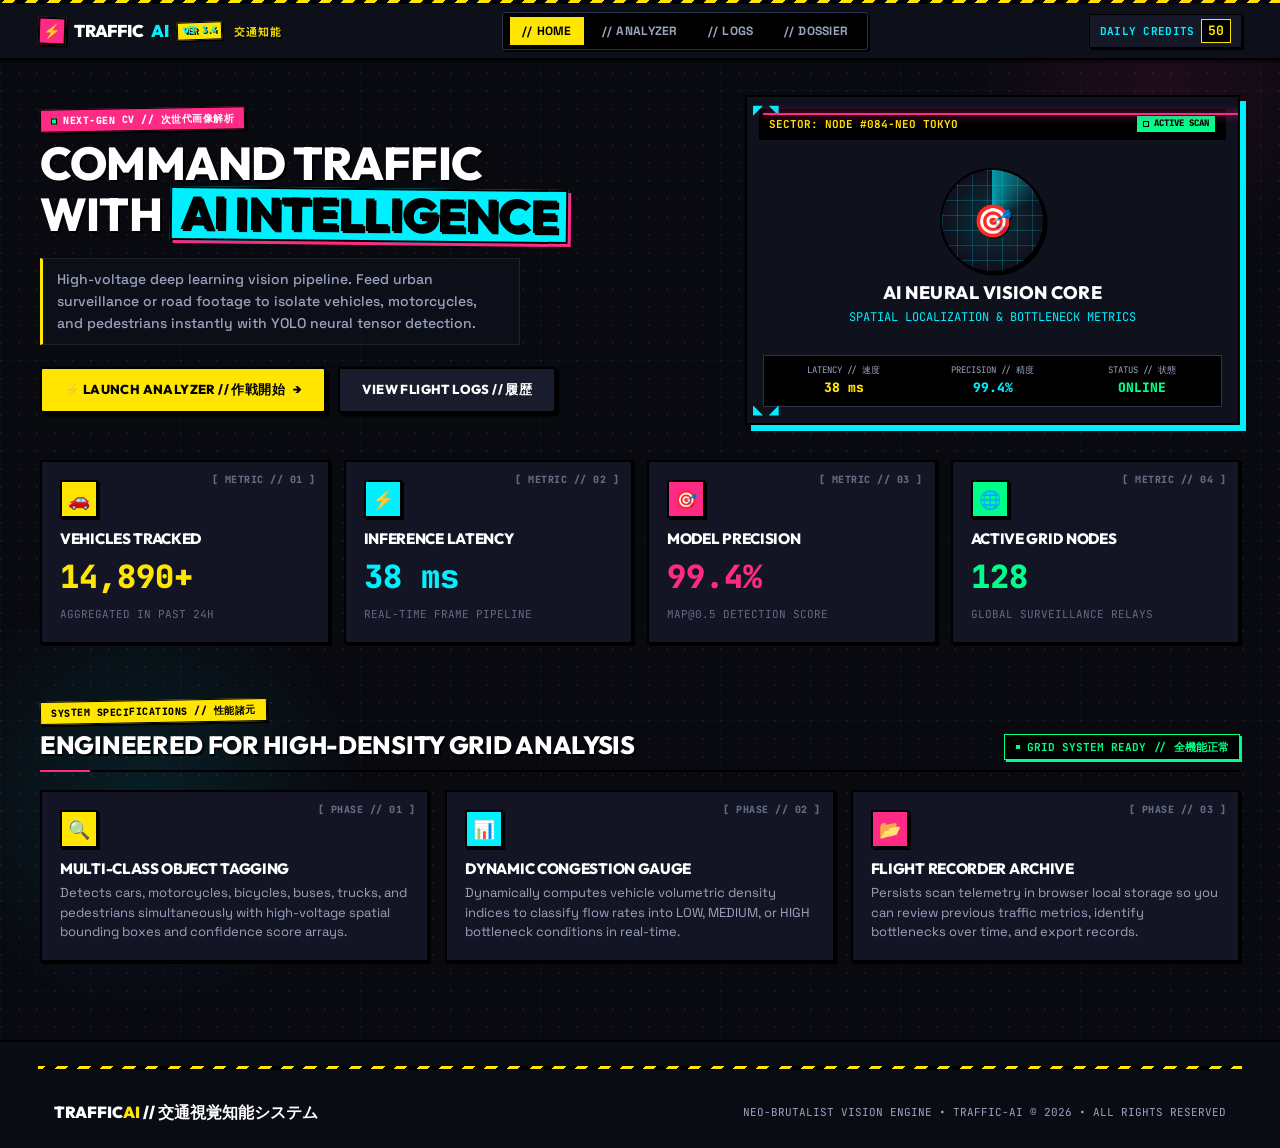
<file: index.html>
<!DOCTYPE html>
<html lang="en">

<head>
    <meta charset="UTF-8">
    <meta name="viewport" content="width=device-width, initial-scale=1.0">
    <title>Traffic AI // 次世代交通監視 - Visual Computer Vision Platform</title>
    <meta name="description" content="Neo-Brutalist AI-powered traffic visual intelligence system detecting vehicles, pedestrians, and congestion levels.">
    <link rel="stylesheet" href="style.css?v=2.1">
</head>

<body>

    <!-- Hazard Alert Strip -->
    <div class="hazard-strip"></div>

    <!-- Header Navbar -->
    <header class="navbar">
        <a href="index.html" class="logo">
            <div class="logo-icon">⚡</div>
            Traffic<span>AI</span>
            <span class="logo-badge">VER 3.4</span>
            <span class="kanji-sub" style="font-size: 11px; color: var(--anime-yellow);">交通知能</span>
        </a>

        <button class="menu-toggle" aria-label="Toggle Navigation">☰</button>

        <nav>
            <a href="index.html" class="active"><span>//</span> Home</a>
            <a href="analysis.html"><span>//</span> Analyzer</a>
            <a href="history.html"><span>//</span> Logs</a>
            <a href="about.html"><span>//</span> Dossier</a>
        </nav>

        <div class="nav-actions">
            <div class="credits">
                <span>DAILY CREDITS</span>
                <strong id="creditCount">50</strong>
            </div>
        </div>
    </header>


    <main>

        <!-- Hero Section -->
        <section class="hero">
            <div>
                <div class="tag">
                    <span class="live-dot"></span>
                    NEXT-GEN CV // 次世代画像解析
                </div>

                <h1>
                    COMMAND TRAFFIC<br>
                    WITH <span>AI INTELLIGENCE</span>
                </h1>

                <p class="hero-text">
                    High-voltage deep learning vision pipeline. Feed urban surveillance or road footage to isolate vehicles, motorcycles, and pedestrians instantly with YOLO neural tensor detection.
                </p>

                <div class="hero-actions">
                    <a href="analysis.html" class="primary-btn">
                        <span>⚡ LAUNCH ANALYZER // 作戦開始</span> →
                    </a>
                    <a href="history.html" class="secondary-btn">
                        <span>VIEW FLIGHT LOGS // 履歴</span>
                    </a>
                </div>
            </div>

            <!-- Anime Mecha Cockpit Card -->
            <div class="hero-card">
                <div class="scan-line"></div>

                <div class="hero-card-header">
                    <span>SECTOR: NODE #084-NEO TOKYO</span>
                    <span class="live-badge"><span class="live-dot"></span> ACTIVE SCAN</span>
                </div>

                <div class="hero-card-body">
                    <div class="radar-wrapper">
                        <div class="radar-sweep"></div>
                        <div class="radar-icon">🎯</div>
                    </div>
                    <h3 style="font-size: 18px; letter-spacing: 0.5px;">AI NEURAL VISION CORE</h3>
                    <p style="color: var(--anime-cyan); font-family: var(--font-mono); font-size: 12px; margin-top: 4px;">SPATIAL LOCALIZATION & BOTTLENECK METRICS</p>
                </div>

                <div class="hero-stats-row">
                    <div class="hero-mini-stat">
                        <span>LATENCY // 速度</span>
                        <strong>38 ms</strong>
                    </div>
                    <div class="hero-mini-stat">
                        <span>PRECISION // 精度</span>
                        <strong style="color: var(--anime-cyan);">99.4%</strong>
                    </div>
                    <div class="hero-mini-stat">
                        <span>STATUS // 状態</span>
                        <strong style="color: var(--anime-green);">ONLINE</strong>
                    </div>
                </div>
            </div>
        </section>


        <!-- Metrics Grid -->
        <section class="section-padding" style="padding-top: 10px;">
            <div class="grid-4">
                <div class="feature-card" data-step="[ METRIC // 01 ]">
                    <div class="feature-icon">🚗</div>
                    <h3>Vehicles Tracked</h3>
                    <p style="font-size: 32px; font-weight: 900; font-family: var(--font-mono); color: var(--anime-yellow); margin: 6px 0 2px;">14,890+</p>
                    <span style="font-family: var(--font-mono); font-size: 11px; color: var(--text-dim); text-transform: uppercase;">Aggregated in past 24h</span>
                </div>

                <div class="feature-card" data-step="[ METRIC // 02 ]">
                    <div class="feature-icon" style="background: var(--anime-cyan);">⚡</div>
                    <h3>Inference Latency</h3>
                    <p style="font-size: 32px; font-weight: 900; font-family: var(--font-mono); color: var(--anime-cyan); margin: 6px 0 2px;">38 ms</p>
                    <span style="font-family: var(--font-mono); font-size: 11px; color: var(--text-dim); text-transform: uppercase;">Real-time frame pipeline</span>
                </div>

                <div class="feature-card" data-step="[ METRIC // 03 ]">
                    <div class="feature-icon" style="background: var(--anime-pink); color: #fff;">🎯</div>
                    <h3>Model Precision</h3>
                    <p style="font-size: 32px; font-weight: 900; font-family: var(--font-mono); color: var(--anime-pink); margin: 6px 0 2px;">99.4%</p>
                    <span style="font-family: var(--font-mono); font-size: 11px; color: var(--text-dim); text-transform: uppercase;">mAP@0.5 Detection Score</span>
                </div>

                <div class="feature-card" data-step="[ METRIC // 04 ]">
                    <div class="feature-icon" style="background: var(--anime-green);">🌐</div>
                    <h3>Active Grid Nodes</h3>
                    <p style="font-size: 32px; font-weight: 900; font-family: var(--font-mono); color: var(--anime-green); margin: 6px 0 2px;">128</p>
                    <span style="font-family: var(--font-mono); font-size: 11px; color: var(--text-dim); text-transform: uppercase;">Global surveillance relays</span>
                </div>
            </div>
        </section>


        <!-- Core Capabilities Section -->
        <section class="section-padding">
            <div class="section-heading">
                <div>
                    <div class="tag yellow">SYSTEM SPECIFICATIONS // 性能諸元</div>
                    <h2>Engineered for High-Density Grid Analysis</h2>
                </div>
                <div class="status-badge">
                    <span class="status-dot"></span> GRID SYSTEM READY // 全機能正常
                </div>
            </div>

            <div class="grid-3">
                <div class="feature-card" data-step="[ PHASE // 01 ]">
                    <div class="feature-icon">🔍</div>
                    <h3>Multi-Class Object Tagging</h3>
                    <p>Detects cars, motorcycles, bicycles, buses, trucks, and pedestrians simultaneously with high-voltage spatial bounding boxes and confidence score arrays.</p>
                </div>

                <div class="feature-card" data-step="[ PHASE // 02 ]">
                    <div class="feature-icon" style="background: var(--anime-cyan);">📊</div>
                    <h3>Dynamic Congestion Gauge</h3>
                    <p>Dynamically computes vehicle volumetric density indices to classify flow rates into LOW, MEDIUM, or HIGH bottleneck conditions in real-time.</p>
                </div>

                <div class="feature-card" data-step="[ PHASE // 03 ]">
                    <div class="feature-icon" style="background: var(--anime-pink); color: #fff;">📂</div>
                    <h3>Flight Recorder Archive</h3>
                    <p>Persists scan telemetry in browser local storage so you can review previous traffic metrics, identify bottlenecks over time, and export records.</p>
                </div>
            </div>
        </section>

    </main>


    <!-- Footer -->
    <footer>
        <div class="hazard-strip" style="margin-bottom: 30px;"></div>
        <div class="footer-content">
            <div class="footer-brand">
                Traffic<span>AI</span> // 交通視覚知能システム
            </div>
            <div class="footer-text">
                NEO-BRUTALIST VISION ENGINE • TRAFFIC-AI © 2026 • ALL RIGHTS RESERVED
            </div>
        </div>
    </footer>

    <script src="common.js?v=2.1"></script>

</body>

</html>
</file>
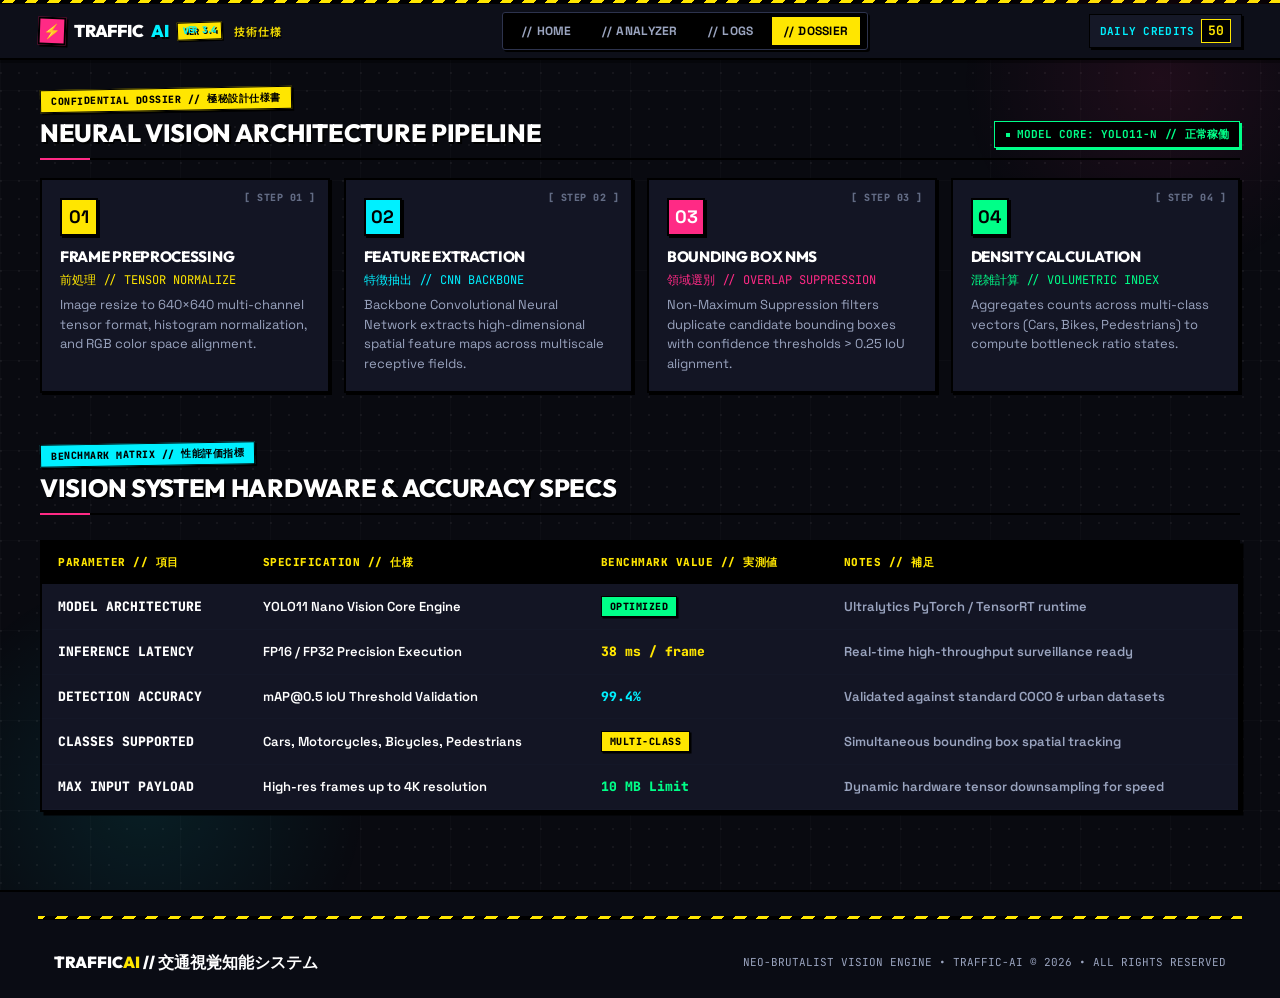
<file: about.html>
<!DOCTYPE html>
<html lang="en">

<head>
    <meta charset="UTF-8">
    <meta name="viewport" content="width=device-width, initial-scale=1.0">
    <title>Traffic AI // 機密技術仕様 - Neural Vision Architecture & Specifications</title>
    <meta name="description" content="Technical details and specifications of Traffic AI deep learning computer vision model.">
    <link rel="stylesheet" href="style.css?v=2.1">
</head>

<body>

    <!-- Hazard Alert Strip -->
    <div class="hazard-strip"></div>

    <!-- Header Navbar -->
    <header class="navbar">
        <a href="index.html" class="logo">
            <div class="logo-icon">⚡</div>
            Traffic<span>AI</span>
            <span class="logo-badge">VER 3.4</span>
            <span class="kanji-sub" style="font-size: 11px; color: var(--anime-yellow);">技術仕様</span>
        </a>

        <button class="menu-toggle" aria-label="Toggle Navigation">☰</button>

        <nav>
            <a href="index.html"><span>//</span> Home</a>
            <a href="analysis.html"><span>//</span> Analyzer</a>
            <a href="history.html"><span>//</span> Logs</a>
            <a href="about.html" class="active"><span>//</span> Dossier</a>
        </nav>

        <div class="nav-actions">
            <div class="credits">
                <span>DAILY CREDITS</span>
                <strong id="creditCount">50</strong>
            </div>
        </div>
    </header>


    <main>

        <section class="section-padding">
            <div class="section-heading">
                <div>
                    <div class="tag yellow">CONFIDENTIAL DOSSIER // 極秘設計仕様書</div>
                    <h2>Neural Vision Architecture Pipeline</h2>
                </div>

                <div class="status-badge">
                    <span class="status-dot"></span> MODEL CORE: YOLO11-N // 正常稼働
                </div>
            </div>


            <!-- Architecture Pipeline Grid -->
            <div class="grid-4" style="margin-bottom: 45px;">
                <div class="feature-card" data-step="[ STEP 01 ]">
                    <div class="feature-icon">01</div>
                    <h3>Frame Preprocessing</h3>
                    <p style="font-family: var(--font-mono); font-size: 12px; color: var(--anime-yellow); margin-bottom: 6px;">前処理 // TENSOR NORMALIZE</p>
                    <p>Image resize to 640×640 multi-channel tensor format, histogram normalization, and RGB color space alignment.</p>
                </div>

                <div class="feature-card" data-step="[ STEP 02 ]">
                    <div class="feature-icon" style="background: var(--anime-cyan);">02</div>
                    <h3>Feature Extraction</h3>
                    <p style="font-family: var(--font-mono); font-size: 12px; color: var(--anime-cyan); margin-bottom: 6px;">特徴抽出 // CNN BACKBONE</p>
                    <p>Backbone Convolutional Neural Network extracts high-dimensional spatial feature maps across multiscale receptive fields.</p>
                </div>

                <div class="feature-card" data-step="[ STEP 03 ]">
                    <div class="feature-icon" style="background: var(--anime-pink); color: #fff;">03</div>
                    <h3>Bounding Box NMS</h3>
                    <p style="font-family: var(--font-mono); font-size: 12px; color: var(--anime-pink); margin-bottom: 6px;">領域選別 // OVERLAP SUPPRESSION</p>
                    <p>Non-Maximum Suppression filters duplicate candidate bounding boxes with confidence thresholds > 0.25 IoU alignment.</p>
                </div>

                <div class="feature-card" data-step="[ STEP 04 ]">
                    <div class="feature-icon" style="background: var(--anime-green);">04</div>
                    <h3>Density Calculation</h3>
                    <p style="font-family: var(--font-mono); font-size: 12px; color: var(--anime-green); margin-bottom: 6px;">混雑計算 // VOLUMETRIC INDEX</p>
                    <p>Aggregates counts across multi-class vectors (Cars, Bikes, Pedestrians) to compute bottleneck ratio states.</p>
                </div>
            </div>


            <!-- Technical Benchmark Table -->
            <div class="section-heading" style="margin-top: 50px; margin-bottom: 25px;">
                <div>
                    <div class="tag cyan">BENCHMARK MATRIX // 性能評価指標</div>
                    <h2>Vision System Hardware & Accuracy Specs</h2>
                </div>
            </div>

            <div class="history-table-wrapper">
                <table class="custom-table">
                    <thead>
                        <tr>
                            <th>PARAMETER // 項目</th>
                            <th>SPECIFICATION // 仕様</th>
                            <th>BENCHMARK VALUE // 実測値</th>
                            <th>NOTES // 補足</th>
                        </tr>
                    </thead>
                    <tbody>
                        <tr>
                            <td style="font-family: var(--font-mono); font-weight: 800; color: #fff;">MODEL ARCHITECTURE</td>
                            <td>YOLO11 Nano Vision Core Engine</td>
                            <td><span class="pill-level pill-low">OPTIMIZED</span></td>
                            <td style="color: var(--text-muted);">Ultralytics PyTorch / TensorRT runtime</td>
                        </tr>
                        <tr>
                            <td style="font-family: var(--font-mono); font-weight: 800; color: #fff;">INFERENCE LATENCY</td>
                            <td>FP16 / FP32 Precision Execution</td>
                            <td style="color: var(--anime-yellow); font-family: var(--font-mono); font-weight: 800;">38 ms / frame</td>
                            <td style="color: var(--text-muted);">Real-time high-throughput surveillance ready</td>
                        </tr>
                        <tr>
                            <td style="font-family: var(--font-mono); font-weight: 800; color: #fff;">DETECTION ACCURACY</td>
                            <td>mAP@0.5 IoU Threshold Validation</td>
                            <td style="color: var(--anime-cyan); font-family: var(--font-mono); font-weight: 800;">99.4%</td>
                            <td style="color: var(--text-muted);">Validated against standard COCO & urban datasets</td>
                        </tr>
                        <tr>
                            <td style="font-family: var(--font-mono); font-weight: 800; color: #fff;">CLASSES SUPPORTED</td>
                            <td>Cars, Motorcycles, Bicycles, Pedestrians</td>
                            <td><span class="pill-level pill-medium">MULTI-CLASS</span></td>
                            <td style="color: var(--text-muted);">Simultaneous bounding box spatial tracking</td>
                        </tr>
                        <tr>
                            <td style="font-family: var(--font-mono); font-weight: 800; color: #fff;">MAX INPUT PAYLOAD</td>
                            <td>High-res frames up to 4K resolution</td>
                            <td style="color: var(--anime-green); font-family: var(--font-mono); font-weight: 800;">10 MB Limit</td>
                            <td style="color: var(--text-muted);">Dynamic hardware tensor downsampling for speed</td>
                        </tr>
                    </tbody>
                </table>
            </div>

        </section>

    </main>


    <!-- Footer -->
    <footer>
        <div class="hazard-strip" style="margin-bottom: 30px;"></div>
        <div class="footer-content">
            <div class="footer-brand">
                Traffic<span>AI</span> // 交通視覚知能システム
            </div>
            <div class="footer-text">
                NEO-BRUTALIST VISION ENGINE • TRAFFIC-AI © 2026 • ALL RIGHTS RESERVED
            </div>
        </div>
    </footer>

    <script src="common.js?v=2.1"></script>

</body>

</html>
</file>
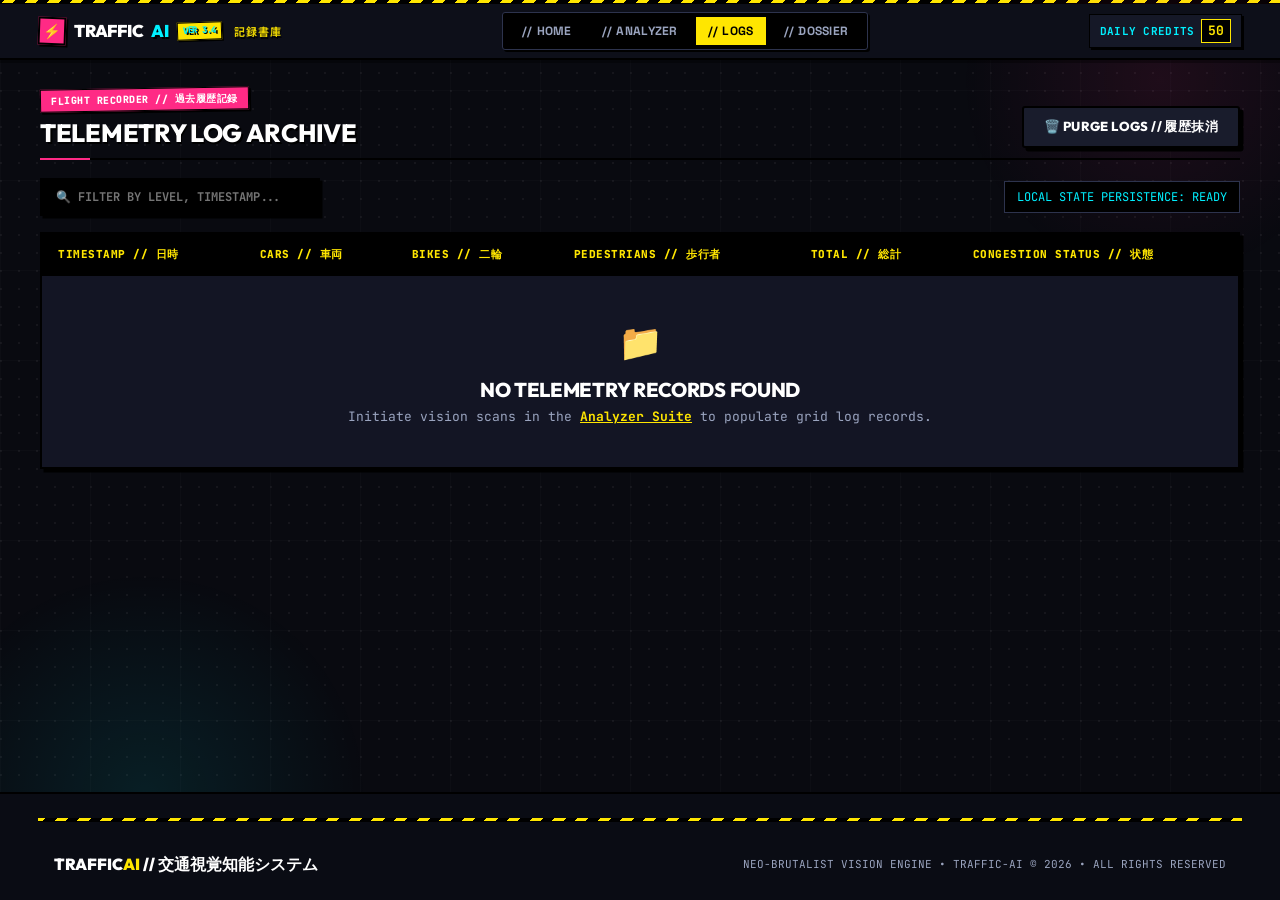
<file: history.html>
<!DOCTYPE html>
<html lang="en">

<head>
    <meta charset="UTF-8">
    <meta name="viewport" content="width=device-width, initial-scale=1.0">
    <title>Traffic AI // 記録書庫 - Analysis History Archive</title>
    <meta name="description" content="View past traffic visual analysis logs and vehicle counting history records.">
    <link rel="stylesheet" href="style.css?v=2.1">
</head>

<body>

    <!-- Hazard Alert Strip -->
    <div class="hazard-strip"></div>

    <!-- Header Navbar -->
    <header class="navbar">
        <a href="index.html" class="logo">
            <div class="logo-icon">⚡</div>
            Traffic<span>AI</span>
            <span class="logo-badge">VER 3.4</span>
            <span class="kanji-sub" style="font-size: 11px; color: var(--anime-yellow);">記録書庫</span>
        </a>

        <button class="menu-toggle" aria-label="Toggle Navigation">☰</button>

        <nav>
            <a href="index.html"><span>//</span> Home</a>
            <a href="analysis.html"><span>//</span> Analyzer</a>
            <a href="history.html" class="active"><span>//</span> Logs</a>
            <a href="about.html"><span>//</span> Dossier</a>
        </nav>

        <div class="nav-actions">
            <div class="credits">
                <span>DAILY CREDITS</span>
                <strong id="creditCount">50</strong>
            </div>
        </div>
    </header>


    <main>

        <section class="section-padding">
            <div class="section-heading">
                <div>
                    <div class="tag">FLIGHT RECORDER // 過去履歴記録</div>
                    <h2>Telemetry Log Archive</h2>
                </div>

                <button id="clearHistoryBtn" class="secondary-btn" style="padding: 10px 20px; font-size: 13px;">
                    🗑️ PURGE LOGS // 履歴抹消
                </button>
            </div>

            <!-- Toolbar & Filter Search -->
            <div class="table-toolbar">
                <input type="text" id="historySearch" class="search-input" placeholder="🔍 FILTER BY LEVEL, TIMESTAMP...">
                <div style="font-family: var(--font-mono); font-size: 12px; color: var(--anime-cyan); background: #000; padding: 6px 12px; border: 1.5px solid #2d334d;">
                    LOCAL STATE PERSISTENCE: READY
                </div>
            </div>

            <!-- Table Wrapper -->
            <div class="history-table-wrapper">
                <table class="custom-table">
                    <thead>
                        <tr>
                            <th>TIMESTAMP // 日時</th>
                            <th>CARS // 車両</th>
                            <th>BIKES // 二輪</th>
                            <th>PEDESTRIANS // 歩行者</th>
                            <th>TOTAL // 総計</th>
                            <th>CONGESTION STATUS // 状態</th>
                        </tr>
                    </thead>
                    <tbody id="historyTableBody">
                        <!-- Rendered dynamically -->
                    </tbody>
                </table>

                <div id="emptyHistoryState" class="empty-state" style="display: none;">
                    <div class="empty-icon">📁</div>
                    <h3 style="font-family: var(--font-heading); font-size: 20px;">NO TELEMETRY RECORDS FOUND</h3>
                    <p style="font-family: var(--font-mono); font-size: 13px; margin-top: 6px;">Initiate vision scans in the <a href="analysis.html" style="color: var(--anime-yellow); font-weight: 700; text-decoration: underline;">Analyzer Suite</a> to populate grid log records.</p>
                </div>
            </div>
        </section>

    </main>


    <!-- Footer -->
    <footer>
        <div class="hazard-strip" style="margin-bottom: 30px;"></div>
        <div class="footer-content">
            <div class="footer-brand">
                Traffic<span>AI</span> // 交通視覚知能システム
            </div>
            <div class="footer-text">
                NEO-BRUTALIST VISION ENGINE • TRAFFIC-AI © 2026 • ALL RIGHTS RESERVED
            </div>
        </div>
    </footer>

    <script src="common.js?v=2.1"></script>
    <script>
        document.addEventListener("DOMContentLoaded", () => {
            const tableBody = document.getElementById("historyTableBody");
            const emptyState = document.getElementById("emptyHistoryState");
            const searchInput = document.getElementById("historySearch");
            const clearBtn = document.getElementById("clearHistoryBtn");

            function renderHistory(filterText = "") {
                const history = getStoredHistory();
                tableBody.innerHTML = "";

                const filtered = history.filter(item => {
                    const str = `${item.time} ${item.date || ''} ${item.level} ${item.total}`.toLowerCase();
                    return str.includes(filterText.toLowerCase());
                });

                if (filtered.length === 0) {
                    emptyState.style.display = "block";
                    return;
                }

                emptyState.style.display = "none";

                filtered.forEach(item => {
                    const tr = document.createElement("tr");
                    let pillClass = "pill-low";
                    let levelLabel = "LOW // 軽度";
                    if (item.level === "MEDIUM") {
                        pillClass = "pill-medium";
                        levelLabel = "MED // 注意";
                    }
                    if (item.level === "HIGH") {
                        pillClass = "pill-high";
                        levelLabel = "HIGH // 警戒";
                    }

                    tr.innerHTML = `
                        <td style="font-family: var(--font-mono); font-weight: 700; color: #fff;">${item.time} <small style="color: var(--text-dim); margin-left: 4px;">(${item.date || 'Today'})</small></td>
                        <td style="color: var(--anime-cyan);">🚗 ${item.cars}</td>
                        <td style="color: var(--anime-cyan);">🏍️ ${item.bikes}</td>
                        <td style="color: var(--anime-yellow);">🧍 ${item.people}</td>
                        <td style="font-family: var(--font-mono); font-weight: 900; font-size: 16px; color: #fff;">${item.total}</td>
                        <td><span class="pill-level ${pillClass}">${levelLabel}</span></td>
                    `;
                    tableBody.appendChild(tr);
                });
            }

            if (searchInput) {
                searchInput.addEventListener("input", (e) => renderHistory(e.target.value));
            }

            if (clearBtn) {
                clearBtn.addEventListener("click", () => {
                    if (confirm("PURGE ALL TELEMETRY LOGS // 過去の記録を全て抹消しますか？")) {
                        clearStoredHistory();
                        renderHistory();
                        showToast("TELEMETRY ARCHIVE CLEARED // 履歴を抹消しました", "info");
                    }
                });
            }

            renderHistory();
        });
    </script>

</body>

</html>
</file>
<file: style.css>
@import url('https://fonts.googleapis.com/css2?family=JetBrains+Mono:wght@400;500;700;800&family=Noto+Sans+JP:wght@400;600;700;900&family=Outfit:wght@600;700;800;900&family=Space+Grotesk:wght@500;600;700&display=swap');

/* ==========================================================================
   TRAFFIC-AI // COMPACT NEO-BRUTALISM × CYBER-ANIME DESIGN SYSTEM
   ========================================================================== */

:root {
    /* Base Ink & Canvas */
    --bg: #090a10;
    --bg-secondary: #10121d;
    --card: #131524;
    --card-hover: #181b2e;
    --ink: #000000;
    --text: #ffffff;
    --text-muted: #9aa4bf;
    --text-dim: #626b84;

    /* High-Voltage Anime Palette */
    --anime-yellow: #ffe600;
    --anime-pink: #ff2a85;
    --anime-cyan: #00f0ff;
    --anime-purple: #a855f7;
    --anime-green: #00ff88;
    --anime-orange: #ff6b00;

    /* Semantic mappings */
    --accent: var(--anime-yellow);
    --accent-secondary: var(--anime-cyan);
    --danger: var(--anime-pink);
    --emerald: var(--anime-green);
    --warning: var(--anime-yellow);

    /* Balanced Brutalist Geometry & Shadows */
    --border-width: 2px;
    --border-thick: 2.5px;
    --border: var(--border-width) solid #000000;
    --border-subtle: 1px solid rgba(255, 255, 255, 0.12);

    /* Crisp, tight drop shadows */
    --shadow-sm: 2px 2px 0px #000000;
    --shadow-md: 3.5px 3.5px 0px #000000;
    --shadow-lg: 5px 5px 0px #000000;
    --shadow-yellow: 3px 3px 0px var(--anime-yellow);
    --shadow-pink: 3px 3px 0px var(--anime-pink);
    --shadow-cyan: 3.5px 3.5px 0px var(--anime-cyan);
    --shadow-green: 3px 3px 0px var(--anime-green);

    /* Modern Proportional Typography */
    --font-heading: 'Outfit', 'Space Grotesk', -apple-system, sans-serif;
    --font-display: 'Space Grotesk', -apple-system, sans-serif;
    --font-mono: 'JetBrains Mono', monospace;
    --font-jp: 'Noto Sans JP', sans-serif;

    --radius-sm: 3px;
    --radius-md: 6px;

    --max-width: 1200px;
}

* {
    margin: 0;
    padding: 0;
    box-sizing: border-box;
}

html {
    scroll-behavior: smooth;
}

body {
    background-color: var(--bg);
    color: var(--text);
    font-family: var(--font-display);
    font-size: 14px;
    line-height: 1.5;
    min-height: 100vh;
    display: flex;
    flex-direction: column;
    overflow-x: hidden;
    position: relative;
    background-image: 
        radial-gradient(circle at 1px 1px, rgba(255, 255, 255, 0.05) 1px, transparent 0),
        linear-gradient(to right, rgba(255, 255, 255, 0.015) 1px, transparent 1px),
        linear-gradient(to bottom, rgba(255, 255, 255, 0.015) 1px, transparent 1px);
    background-size: 18px 18px, 90px 90px, 90px 90px;
}

/* Subtle Ambient Anime Halos */
body::before {
    content: '';
    position: fixed;
    top: -120px;
    right: -80px;
    width: 400px;
    height: 400px;
    background: radial-gradient(circle, rgba(255, 42, 133, 0.09) 0%, rgba(9, 10, 16, 0) 70%);
    pointer-events: none;
    z-index: 0;
}

body::after {
    content: '';
    position: fixed;
    bottom: -120px;
    left: -80px;
    width: 450px;
    height: 450px;
    background: radial-gradient(circle, rgba(0, 240, 255, 0.09) 0%, rgba(9, 10, 16, 0) 70%);
    pointer-events: none;
    z-index: 0;
}

/* Typography Base */
h1, h2, h3, h4, h5, h6 {
    font-family: var(--font-heading);
    font-weight: 800;
    line-height: 1.15;
    color: var(--text);
    text-transform: uppercase;
    letter-spacing: -0.3px;
}

p {
    color: var(--text-muted);
}

a {
    color: inherit;
    text-decoration: none;
}

/* Sleek Hazard Accent Strip */
.hazard-strip {
    height: 4px;
    width: 100%;
    background: repeating-linear-gradient(
        -45deg,
        var(--anime-yellow),
        var(--anime-yellow) 8px,
        #000000 8px,
        #000000 16px
    );
    border-bottom: 1px solid #000;
}

/* Manga Kanji Tag Subtitle */
.kanji-sub {
    font-family: var(--font-jp);
    font-size: 0.72em;
    font-weight: 700;
    letter-spacing: 1px;
    opacity: 0.9;
    margin-left: 4px;
    display: inline-block;
}

/* --------------------------------------------------------------------------
   NAVBAR (COMPACT HIGH-TECH HEADER)
   -------------------------------------------------------------------------- */

.navbar {
    height: 56px;
    display: flex;
    align-items: center;
    justify-content: space-between;
    padding: 0 3%;
    background: #0d0f19;
    border-bottom: var(--border-thick) solid #000000;
    position: sticky;
    top: 0;
    z-index: 1000;
    box-shadow: 0 3px 0px rgba(0, 0, 0, 0.35);
}

.logo {
    display: flex;
    align-items: center;
    gap: 8px;
    font-family: var(--font-heading);
    font-size: 17px;
    font-weight: 900;
    letter-spacing: -0.3px;
    color: #ffffff;
    text-transform: uppercase;
}

.logo-badge {
    background: var(--anime-yellow);
    color: #000000;
    font-family: var(--font-mono);
    font-size: 9px;
    font-weight: 900;
    padding: 1px 5px;
    border: 1.5px solid #000;
    box-shadow: 1.5px 1.5px 0px #000;
    transform: rotate(-2deg);
    display: inline-block;
}

.logo-icon {
    width: 28px;
    height: 28px;
    background: var(--anime-pink);
    border: 2px solid #000;
    box-shadow: 2px 2px 0px #000;
    display: flex;
    align-items: center;
    justify-content: center;
    font-size: 14px;
    color: #000;
    transform: rotate(2deg);
    transition: transform 0.15s ease;
}

.logo:hover .logo-icon {
    transform: rotate(0deg) scale(1.06);
}

.logo span {
    color: var(--anime-cyan);
    text-shadow: 1.5px 1.5px 0px #000;
}

nav {
    display: flex;
    align-items: center;
    gap: 4px;
    background: #000000;
    padding: 3px 6px;
    border: 1.5px solid #2d334d;
    box-shadow: 2px 2px 0px #000;
    border-radius: var(--radius-sm);
}

nav a {
    font-family: var(--font-display);
    font-weight: 700;
    font-size: 12px;
    letter-spacing: 0.3px;
    text-transform: uppercase;
    color: var(--text-muted);
    padding: 5px 12px;
    border: 1.5px solid transparent;
    transition: all 0.12s ease;
    display: flex;
    align-items: center;
    gap: 4px;
}

nav a:hover {
    color: #ffffff;
    background: #1c2136;
    border-color: #000;
}

nav a.active {
    color: #000000;
    background: var(--anime-yellow);
    border: 1.5px solid #000;
    box-shadow: 1.5px 1.5px 0px #000;
}

.nav-actions {
    display: flex;
    align-items: center;
    gap: 10px;
}

.credits {
    display: flex;
    align-items: center;
    gap: 6px;
    padding: 4px 10px;
    background: #151827;
    border: 1.5px solid #000;
    box-shadow: 2px 2px 0px #000;
    font-family: var(--font-mono);
    font-size: 11px;
    font-weight: 700;
}

.credits span {
    color: var(--anime-cyan);
    text-transform: uppercase;
    letter-spacing: 0.3px;
}

.credits strong {
    color: var(--anime-yellow);
    font-size: 13px;
    background: #000;
    padding: 1px 6px;
    border: 1px solid var(--anime-yellow);
}

.menu-toggle {
    display: none;
    background: var(--anime-yellow);
    border: 2px solid #000;
    box-shadow: 2px 2px 0px #000;
    color: #000;
    font-size: 18px;
    font-weight: 900;
    width: 32px;
    height: 32px;
    cursor: pointer;
    line-height: 1;
}

.menu-toggle:active {
    transform: translate(1.5px, 1.5px);
    box-shadow: 0.5px 0.5px 0px #000;
}

/* --------------------------------------------------------------------------
   MAIN CONTAINER
   -------------------------------------------------------------------------- */

main {
    width: min(100% - 32px, var(--max-width));
    margin: 0 auto;
    flex: 1;
    position: relative;
    z-index: 1;
}

/* --------------------------------------------------------------------------
   BALANCED BUTTONS & STICKERS
   -------------------------------------------------------------------------- */

.primary-btn,
.analyze-btn,
.secondary-btn {
    display: inline-flex;
    align-items: center;
    justify-content: center;
    gap: 8px;
    font-family: var(--font-heading);
    font-weight: 800;
    font-size: 13px;
    text-transform: uppercase;
    letter-spacing: 0.4px;
    padding: 11px 22px;
    border: 2.5px solid #000000;
    border-radius: var(--radius-sm);
    cursor: pointer;
    transition: transform 0.08s ease, box-shadow 0.08s ease, background 0.12s ease;
    position: relative;
    text-decoration: none;
}

.primary-btn,
.analyze-btn {
    background: var(--anime-yellow);
    color: #000000;
    box-shadow: var(--shadow-md);
}

.primary-btn:hover:not(:disabled),
.analyze-btn:hover:not(:disabled) {
    background: #fff033;
    transform: translate(-1.5px, -1.5px);
    box-shadow: 5px 5px 0px #000000;
}

.primary-btn:active:not(:disabled),
.analyze-btn:active:not(:disabled) {
    transform: translate(2px, 2px);
    box-shadow: 1px 1px 0px #000000;
}

.analyze-btn:disabled {
    background: #2b2f42;
    color: #636b85;
    cursor: not-allowed;
    box-shadow: var(--shadow-sm);
    border-color: #1a1c29;
}

.secondary-btn {
    background: #191c2c;
    color: #ffffff;
    box-shadow: var(--shadow-md);
}

.secondary-btn:hover {
    background: #242940;
    color: var(--anime-cyan);
    transform: translate(-1.5px, -1.5px);
    box-shadow: 5px 5px 0px var(--anime-cyan);
}

.secondary-btn:active {
    transform: translate(2px, 2px);
    box-shadow: 1px 1px 0px #000000;
}

/* Compact Manga Sticker Tags */
.tag {
    display: inline-flex;
    align-items: center;
    gap: 6px;
    background: var(--anime-pink);
    color: #ffffff;
    border: 1.5px solid #000;
    box-shadow: 2px 2px 0px #000;
    padding: 3px 10px;
    font-family: var(--font-mono);
    font-size: 10px;
    font-weight: 800;
    letter-spacing: 0.5px;
    text-transform: uppercase;
    margin-bottom: 8px;
    transform: rotate(-1deg);
}

.tag.cyan {
    background: var(--anime-cyan);
    color: #000;
}

.tag.yellow {
    background: var(--anime-yellow);
    color: #000;
}

.live-dot {
    width: 6px;
    height: 6px;
    background: var(--anime-green);
    border: 1px solid #000;
    animation: blinkDot 1s steps(2, start) infinite;
}

@keyframes blinkDot {
    0%, 100% { opacity: 1; }
    50% { opacity: 0; }
}

/* --------------------------------------------------------------------------
   HERO SECTION
   -------------------------------------------------------------------------- */

.hero {
    padding: 35px 0 25px;
    display: grid;
    grid-template-columns: 1.15fr 0.85fr;
    align-items: center;
    gap: 36px;
}

.hero h1 {
    font-size: clamp(28px, 3.8vw, 46px);
    line-height: 1.08;
    letter-spacing: -0.8px;
    margin-bottom: 16px;
    text-shadow: 2px 2px 0px #000;
}

.hero h1 span {
    background: var(--anime-cyan);
    color: #000000;
    padding: 0 8px;
    border: 2px solid #000;
    box-shadow: 3px 3px 0px var(--anime-pink);
    display: inline-block;
    transform: rotate(0.6deg);
}

.hero-text {
    font-size: 14px;
    color: var(--text-muted);
    max-width: 480px;
    margin-bottom: 22px;
    font-weight: 500;
    line-height: 1.55;
    background: rgba(16, 18, 29, 0.7);
    padding: 10px 14px;
    border-left: 3px solid var(--anime-yellow);
    border-top: 1px solid rgba(255, 255, 255, 0.08);
    border-right: 1px solid rgba(255, 255, 255, 0.08);
    border-bottom: 1px solid rgba(255, 255, 255, 0.08);
}

.hero-actions {
    display: flex;
    gap: 12px;
    align-items: center;
    flex-wrap: wrap;
}

/* Compact Scanner Card */
.hero-card {
    height: 330px;
    background: #0f111d;
    border: 2.5px solid #000000;
    box-shadow: 6px 6px 0px var(--anime-cyan);
    position: relative;
    overflow: hidden;
    display: flex;
    flex-direction: column;
    justify-content: space-between;
    padding: 16px;
}

.hero-card::before {
    content: "◤              ◥";
    position: absolute;
    top: 4px;
    left: 6px;
    right: 6px;
    font-family: var(--font-mono);
    font-size: 12px;
    color: var(--anime-cyan);
    display: flex;
    justify-content: space-between;
    pointer-events: none;
    font-weight: 900;
}

.hero-card::after {
    content: "◣              ◢";
    position: absolute;
    bottom: 4px;
    left: 6px;
    right: 6px;
    font-family: var(--font-mono);
    font-size: 12px;
    color: var(--anime-cyan);
    display: flex;
    justify-content: space-between;
    pointer-events: none;
    font-weight: 900;
}

.hero-card-header {
    display: flex;
    justify-content: space-between;
    align-items: center;
    font-family: var(--font-mono);
    font-size: 11px;
    font-weight: 700;
    color: var(--anime-yellow);
    border-bottom: 1.5px solid #000;
    background: #000;
    padding: 6px 10px;
    margin: -4px -4px 0;
}

.live-badge {
    display: inline-flex;
    align-items: center;
    gap: 5px;
    background: var(--anime-green);
    color: #000000;
    padding: 1px 6px;
    border: 1px solid #000;
    font-weight: 800;
    font-size: 9px;
}

.hero-card-body {
    text-align: center;
    position: relative;
    z-index: 2;
    padding: 6px 0;
}

.radar-wrapper {
    position: relative;
    width: 105px;
    height: 105px;
    margin: 0 auto 10px;
    border: 2px solid #000;
    background: radial-gradient(circle, rgba(0, 240, 255, 0.15) 0%, rgba(15, 17, 29, 0.9) 70%);
    box-shadow: 2.5px 2.5px 0px #000;
    border-radius: 50%;
    display: flex;
    align-items: center;
    justify-content: center;
    overflow: hidden;
}

.radar-wrapper::before {
    content: '';
    position: absolute;
    width: 100%;
    height: 100%;
    background: 
        linear-gradient(to right, rgba(0, 240, 255, 0.2) 1px, transparent 1px),
        linear-gradient(to bottom, rgba(0, 240, 255, 0.2) 1px, transparent 1px);
    background-size: 15px 15px;
}

.radar-sweep {
    position: absolute;
    width: 100%;
    height: 100%;
    border-radius: 50%;
    background: conic-gradient(from 0deg, var(--anime-cyan), transparent 65deg);
    animation: rotateRadar 3s linear infinite;
    opacity: 0.6;
}

.radar-icon {
    font-size: 32px;
    position: relative;
    z-index: 3;
    filter: drop-shadow(1.5px 1.5px 0px #000);
}

.scan-line {
    position: absolute;
    width: 100%;
    height: 2px;
    background: var(--anime-pink);
    box-shadow: 0 0 8px var(--anime-pink);
    animation: scanMove 3s infinite ease-in-out;
    z-index: 4;
}

@keyframes scanMove {
    0% { top: 10%; opacity: 0.3; }
    50% { top: 85%; opacity: 1; }
    100% { top: 10%; opacity: 0.3; }
}

.hero-stats-row {
    display: grid;
    grid-template-columns: repeat(3, 1fr);
    gap: 6px;
    background: #000000;
    border: 1.5px solid #2d334d;
    padding: 8px;
}

.hero-mini-stat {
    text-align: center;
}

.hero-mini-stat span {
    display: block;
    font-family: var(--font-mono);
    font-size: 9px;
    color: var(--text-muted);
    text-transform: uppercase;
}

.hero-mini-stat strong {
    font-family: var(--font-mono);
    font-size: 13px;
    color: var(--anime-yellow);
    font-weight: 800;
}

/* --------------------------------------------------------------------------
   SECTION COMMON & HEADINGS
   -------------------------------------------------------------------------- */

.section-padding {
    padding: 28px 0;
}

.section-heading {
    display: flex;
    justify-content: space-between;
    align-items: flex-end;
    margin-bottom: 18px;
    border-bottom: 2px solid #000000;
    padding-bottom: 10px;
    position: relative;
}

.section-heading::after {
    content: '';
    position: absolute;
    bottom: -2px;
    left: 0;
    width: 50px;
    height: 2px;
    background: var(--anime-pink);
}

.section-heading h2 {
    font-size: clamp(20px, 2.2vw, 25px);
    text-shadow: 1.5px 1.5px 0px #000;
    letter-spacing: -0.3px;
}

.status-badge {
    display: inline-flex;
    align-items: center;
    gap: 6px;
    padding: 4px 10px;
    background: #000000;
    border: 1.5px solid var(--anime-green);
    box-shadow: 2px 2px 0px var(--anime-green);
    font-family: var(--font-mono);
    font-size: 11px;
    font-weight: 700;
    color: var(--anime-green);
    text-transform: uppercase;
}

.status-dot {
    width: 6px;
    height: 6px;
    background: var(--anime-green);
    border: 1px solid #000;
}

/* --------------------------------------------------------------------------
   FEATURE & METRIC CARDS
   -------------------------------------------------------------------------- */

.grid-3 {
    display: grid;
    grid-template-columns: repeat(3, 1fr);
    gap: 16px;
}

.grid-4 {
    display: grid;
    grid-template-columns: repeat(4, 1fr);
    gap: 14px;
}

.feature-card {
    background: var(--card);
    border: 2px solid #000000;
    box-shadow: var(--shadow-sm);
    padding: 18px;
    position: relative;
    transition: transform 0.12s ease, box-shadow 0.12s ease;
    overflow: hidden;
}

.feature-card:hover {
    transform: translate(-2px, -2px);
    box-shadow: 5px 5px 0px var(--anime-yellow);
    border-color: #000000;
}

.feature-card::before {
    content: attr(data-step);
    position: absolute;
    top: 10px;
    right: 12px;
    font-family: var(--font-mono);
    font-size: 10px;
    font-weight: 800;
    color: var(--text-dim);
    letter-spacing: 0.5px;
}

.feature-icon {
    width: 38px;
    height: 38px;
    background: var(--anime-yellow);
    color: #000000;
    border: 2px solid #000000;
    box-shadow: 2px 2px 0px #000000;
    display: flex;
    align-items: center;
    justify-content: center;
    font-size: 18px;
    font-weight: 900;
    margin-bottom: 12px;
}

.feature-card h3 {
    font-size: 15px;
    margin-bottom: 6px;
    color: #ffffff;
}

.feature-card p {
    font-size: 13px;
    color: var(--text-muted);
    line-height: 1.5;
}

/* --------------------------------------------------------------------------
   ANALYZER & UPLOAD SECTION (COMPACT CYBER DASHBOARD)
   -------------------------------------------------------------------------- */

.analyzer-grid {
    display: grid;
    grid-template-columns: 1fr 1fr;
    gap: 20px;
    align-items: start;
}

.upload-card {
    background: var(--card);
    border: 2.5px solid #000000;
    box-shadow: var(--shadow-md);
    padding: 18px;
    position: relative;
}

.upload-card::before {
    content: '// DEPLOYMENT BAY 01';
    position: absolute;
    top: -11px;
    left: 14px;
    background: #000000;
    color: var(--anime-yellow);
    border: 1.5px solid var(--anime-yellow);
    padding: 1px 6px;
    font-family: var(--font-mono);
    font-size: 9px;
    font-weight: 900;
    letter-spacing: 0.5px;
}

.upload-area {
    min-height: 175px;
    border: 2px dashed #3a4163;
    background: #0c0e18;
    display: flex;
    flex-direction: column;
    justify-content: center;
    align-items: center;
    padding: 16px;
    cursor: pointer;
    text-align: center;
    transition: all 0.12s ease;
    position: relative;
}

.upload-area:hover,
.upload-area.dragging {
    border-color: var(--anime-yellow);
    background: rgba(255, 230, 0, 0.04);
}

.upload-icon-circle {
    width: 44px;
    height: 44px;
    background: var(--anime-pink);
    color: #000000;
    border: 2px solid #000;
    box-shadow: 2.5px 2.5px 0px #000;
    display: flex;
    align-items: center;
    justify-content: center;
    font-size: 20px;
    font-weight: 900;
    margin-bottom: 10px;
    transform: rotate(-2deg);
}

.upload-area h3 {
    font-size: 15px;
    margin-bottom: 4px;
}

.upload-area p {
    font-size: 12px;
    color: var(--text-muted);
    margin-bottom: 6px;
}

.upload-area small {
    font-family: var(--font-mono);
    font-size: 10px;
    color: var(--anime-cyan);
    background: #000000;
    padding: 2px 6px;
    border: 1px solid #2d334d;
}

/* Sample Presets */
.presets-container {
    margin-top: 14px;
    border-top: 1.5px solid #000;
    padding-top: 12px;
}

.presets-container span {
    display: block;
    font-family: var(--font-mono);
    font-size: 10px;
    font-weight: 800;
    color: var(--anime-yellow);
    margin-bottom: 8px;
    letter-spacing: 0.5px;
}

.preset-thumbs {
    display: grid;
    grid-template-columns: repeat(3, 1fr);
    gap: 8px;
}

.preset-btn {
    background: #000000;
    border: 2px solid #000000;
    box-shadow: 2px 2px 0px #000000;
    padding: 4px;
    cursor: pointer;
    display: flex;
    flex-direction: column;
    align-items: center;
    gap: 4px;
    transition: transform 0.08s ease, box-shadow 0.08s ease;
}

.preset-btn:hover {
    transform: translate(-1.5px, -1.5px);
    box-shadow: 4px 4px 0px var(--anime-yellow);
    border-color: var(--anime-yellow);
}

.preset-btn img {
    width: 100%;
    height: 48px;
    object-fit: cover;
    border: 1px solid #222;
}

.preset-btn small {
    font-family: var(--font-mono);
    font-size: 10px;
    font-weight: 700;
    color: #ffffff;
    text-transform: uppercase;
}

/* Vision Canvas Preview */
.canvas-wrapper {
    display: none;
    position: relative;
    width: 100%;
    background: #000000;
    border: 2.5px solid #000000;
    box-shadow: var(--shadow-sm);
    overflow: hidden;
}

.canvas-wrapper.active {
    display: block;
}

#visionCanvas {
    display: block;
    width: 100%;
    height: auto;
    max-height: 380px;
    object-fit: contain;
    background: #05060a;
}

.canvas-actions {
    display: flex;
    justify-content: space-between;
    align-items: center;
    margin-top: 10px;
    padding: 0 2px;
}

.remove-btn {
    background: var(--anime-pink);
    color: #000000;
    border: 1.5px solid #000000;
    box-shadow: 2px 2px 0px #000000;
    padding: 6px 12px;
    cursor: pointer;
    font-family: var(--font-heading);
    font-size: 11px;
    font-weight: 800;
    text-transform: uppercase;
    transition: transform 0.08s ease;
}

.remove-btn:hover {
    transform: translate(-1.5px, -1.5px);
    box-shadow: 3.5px 3.5px 0px #000000;
}

.remove-btn:active {
    transform: translate(1.5px, 1.5px);
    box-shadow: 0.5px 0.5px 0px #000000;
}

/* --------------------------------------------------------------------------
   RESULTS PANEL (DIAGNOSTIC TELEMETRY)
   -------------------------------------------------------------------------- */

.results-card {
    background: var(--card);
    border: 2.5px solid #000000;
    box-shadow: var(--shadow-md);
    padding: 18px;
    position: relative;
}

.results-card::before {
    content: '// TELEMETRY MONITOR';
    position: absolute;
    top: -11px;
    left: 14px;
    background: #000000;
    color: var(--anime-cyan);
    border: 1.5px solid var(--anime-cyan);
    padding: 1px 6px;
    font-family: var(--font-mono);
    font-size: 9px;
    font-weight: 900;
    letter-spacing: 0.5px;
}

.stat-box {
    background: #0c0e18;
    border: 2px solid #000000;
    box-shadow: 2.5px 2.5px 0px #000000;
    padding: 12px 14px;
    display: flex;
    align-items: center;
    gap: 12px;
    transition: transform 0.12s ease;
}

.stat-box:hover {
    transform: translate(-1.5px, -1.5px);
    box-shadow: 4px 4px 0px var(--anime-cyan);
}

.stat-box-icon {
    width: 34px;
    height: 34px;
    background: #191d30;
    border: 1.5px solid #000;
    display: flex;
    align-items: center;
    justify-content: center;
    font-size: 17px;
    flex-shrink: 0;
}

.stat-box label {
    display: block;
    font-family: var(--font-mono);
    font-size: 10px;
    font-weight: 700;
    color: var(--text-muted);
    text-transform: uppercase;
    margin-bottom: 2px;
}

.stat-box strong {
    font-family: var(--font-mono);
    font-size: 22px;
    font-weight: 900;
    color: #ffffff;
    line-height: 1;
}

.stat-box.highlight {
    background: #141724;
    border-color: #000;
    box-shadow: 3px 3px 0px var(--anime-yellow);
}

.stat-box.highlight strong {
    color: var(--anime-yellow);
}

.stat-box.highlight .stat-box-icon {
    background: var(--anime-yellow);
    color: #000;
}

/* Compact Traffic Gauge */
.traffic-level-card {
    margin-top: 16px;
    background: #000000;
    border: 2px solid #000000;
    box-shadow: var(--shadow-sm);
    padding: 12px 14px;
    position: relative;
}

.traffic-meter-header {
    display: flex;
    justify-content: space-between;
    align-items: center;
    margin-bottom: 8px;
}

.traffic-meter-header span {
    font-family: var(--font-mono);
    font-size: 11px;
    font-weight: 700;
    color: var(--text-muted);
    text-transform: uppercase;
}

.traffic-meter-header h4 {
    font-family: var(--font-mono);
    font-size: 15px;
    font-weight: 900;
    color: var(--anime-yellow);
    letter-spacing: 0.5px;
}

.meter-track {
    height: 12px;
    background: #181c2d;
    border: 1.5px solid #000;
    position: relative;
    overflow: hidden;
}

.meter-fill {
    height: 100%;
    width: 0%;
    background: repeating-linear-gradient(
        -45deg,
        var(--anime-cyan),
        var(--anime-cyan) 8px,
        var(--anime-yellow) 8px,
        var(--anime-yellow) 16px
    );
    transition: width 0.8s cubic-bezier(0.16, 1, 0.3, 1);
    border-right: 2px solid #000;
}

/* --------------------------------------------------------------------------
   HISTORY & TABLES
   -------------------------------------------------------------------------- */

.table-toolbar {
    display: flex;
    justify-content: space-between;
    gap: 12px;
    margin-bottom: 16px;
    align-items: center;
}

.search-input {
    background: #000000;
    border: 2px solid #000000;
    box-shadow: 2.5px 2.5px 0px #000000;
    color: #ffffff;
    padding: 9px 14px;
    font-family: var(--font-mono);
    font-size: 12px;
    font-weight: 700;
    width: 280px;
    outline: none;
    transition: all 0.12s ease;
}

.search-input:focus {
    border-color: var(--anime-yellow);
    box-shadow: 3.5px 3.5px 0px var(--anime-yellow);
}

.history-table-wrapper {
    background: var(--card);
    border: 2.5px solid #000000;
    box-shadow: var(--shadow-md);
    overflow-x: auto;
}

.custom-table {
    width: 100%;
    border-collapse: collapse;
    text-align: left;
    font-size: 13px;
}

.custom-table th {
    background: #000000;
    color: var(--anime-yellow);
    padding: 12px 16px;
    font-family: var(--font-mono);
    font-weight: 800;
    font-size: 11px;
    letter-spacing: 0.5px;
    text-transform: uppercase;
    border-bottom: 2px solid #000000;
}

.custom-table td {
    padding: 12px 16px;
    border-bottom: 1px solid #141727;
    color: var(--text);
    font-family: var(--font-display);
    font-weight: 600;
}

.custom-table tr:hover td {
    background: #191e32;
}

.pill-level {
    display: inline-block;
    padding: 2px 8px;
    border: 1.5px solid #000;
    font-family: var(--font-mono);
    font-size: 10px;
    font-weight: 800;
    letter-spacing: 0.5px;
    text-transform: uppercase;
    box-shadow: 1.5px 1.5px 0px #000;
}

.pill-low {
    background: var(--anime-green);
    color: #000000;
}

.pill-medium {
    background: var(--anime-yellow);
    color: #000000;
}

.pill-high {
    background: var(--anime-pink);
    color: #ffffff;
}

.empty-state {
    padding: 40px 20px;
    text-align: center;
    color: var(--text-muted);
}

.empty-icon {
    font-size: 36px;
    margin-bottom: 8px;
}

/* --------------------------------------------------------------------------
   FOOTER
   -------------------------------------------------------------------------- */

footer {
    border-top: var(--border-thick) solid #000000;
    background: #0a0c14;
    padding: 24px 3%;
    margin-top: 50px;
    position: relative;
    z-index: 10;
}

.footer-content {
    width: min(100% - 32px, var(--max-width));
    margin: 0 auto;
    display: flex;
    justify-content: space-between;
    align-items: center;
    flex-wrap: wrap;
    gap: 14px;
}

.footer-brand {
    font-family: var(--font-heading);
    font-size: 16px;
    font-weight: 900;
    color: #ffffff;
    text-transform: uppercase;
}

.footer-brand span {
    color: var(--anime-yellow);
}

.footer-text {
    font-family: var(--font-mono);
    font-size: 11px;
    color: var(--text-muted);
}

/* --------------------------------------------------------------------------
   TOAST NOTIFICATIONS
   -------------------------------------------------------------------------- */

.toast-container {
    position: fixed;
    bottom: 20px;
    right: 20px;
    z-index: 99999;
    display: flex;
    flex-direction: column;
    gap: 8px;
}

.toast {
    background: #000000;
    color: #ffffff;
    border: 2px solid #000000;
    box-shadow: 4px 4px 0px var(--anime-yellow);
    padding: 10px 16px;
    font-family: var(--font-mono);
    font-size: 12px;
    font-weight: 800;
    display: flex;
    align-items: center;
    gap: 10px;
    animation: animeToastIn 0.2s cubic-bezier(0.175, 0.885, 0.32, 1.275);
}

.toast-error {
    box-shadow: 4px 4px 0px var(--anime-pink);
    border-color: var(--anime-pink);
}

.toast-success {
    box-shadow: 4px 4px 0px var(--anime-green);
    border-color: var(--anime-green);
}

@keyframes animeToastIn {
    from { transform: translateX(100%) scale(0.9); opacity: 0; }
    to { transform: translateX(0) scale(1); opacity: 1; }
}

/* --------------------------------------------------------------------------
   RESPONSIVE BREAKPOINTS
   -------------------------------------------------------------------------- */

@media (max-width: 992px) {
    .hero {
        grid-template-columns: 1fr;
        gap: 28px;
        text-align: center;
    }

    .hero-text {
        margin: 0 auto 20px;
    }

    .hero-actions {
        justify-content: center;
    }

    .analyzer-grid {
        grid-template-columns: 1fr;
    }

    .grid-3, .grid-4 {
        grid-template-columns: repeat(2, 1fr);
    }
}

@media (max-width: 768px) {
    .navbar {
        padding: 0 12px;
    }

    nav {
        display: none;
        position: absolute;
        top: 56px;
        left: 0;
        right: 0;
        background: #000000;
        flex-direction: column;
        padding: 14px;
        border-bottom: 2.5px solid #000;
        box-shadow: 0 8px 0px rgba(0, 0, 0, 0.5);
    }

    nav.open {
        display: flex;
    }

    .menu-toggle {
        display: flex;
        align-items: center;
        justify-content: center;
    }

    .grid-3, .grid-4 {
        grid-template-columns: 1fr;
    }

    .footer-content {
        flex-direction: column;
        text-align: center;
    }
}
</file>
